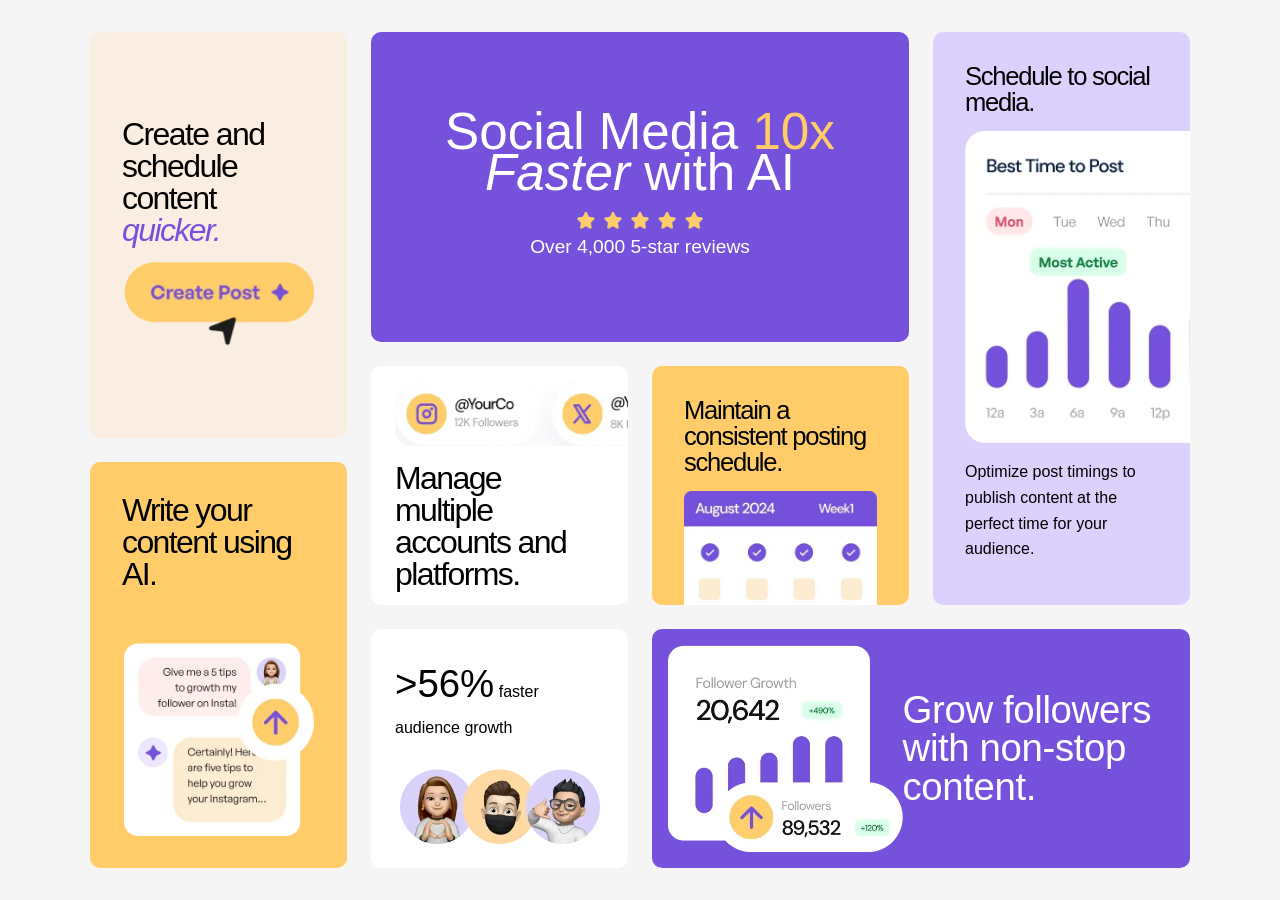
<file: bento-grid-main/index.html>
<!DOCTYPE html>
<html lang="en">
<head>
  <meta charset="UTF-8">
  <meta name="viewport" content="width=device-width, initial-scale=1.0"> <!-- displays site properly based on user's device -->

  <link rel="icon" type="image/png" sizes="32x32" href="./assets/images/favicon-32x32.png">
  
  <title>Frontend Mentor | Bento grid</title>
	<link rel="stylesheet" href="style.css"/>
</head>
<body>
	<section class="grid-container">
	  <div class="col-1" style="grid-area: left">
		<div class="card card-7">
		  <p>Create and schedule content <span>quicker.</span></p>
		  <img src="assets/images/illustration-create-post.webp" alt="create-post">
		</div>
		<div class="card card-8">
		  <p>Write your content using AI.</p>
		  <img src="assets/images/illustration-ai-content.webp" alt="ai-content">
		</div>
	  </div>

	  <div class="card card-1">
		<p>Social Media <span>10x</span> <span>Faster</span> with AI</p>
		<img src="assets/images/illustration-five-stars.webp" alt="five-stars">
		<p>Over 4,000 5-star reviews</p>
	  </div>
	  <div class="card card-2">
		<img src="assets/images/illustration-multiple-platforms.webp" alt="multiple-platforms">
		<p>Manage multiple accounts and platforms.</p>
	  </div>
	  <div class="card card-3">
		<p>Maintain a consistent posting schedule.</p>
		<img src="assets/images/illustration-consistent-schedule.webp" alt="consistent-schedule">
	  </div>
	  <div class="card card-4">
		<p>Schedule to social media.</p>
		<img src="assets/images/illustration-schedule-posts.webp" alt="schedule-posts">
		<p>Optimize post timings to publish content at the perfect time for your audience.</p>
	  </div>
	  <div class="card card-5">
		<img src="assets/images/illustration-grow-followers.webp" alt="grow-followers">
		<p>Grow followers with non-stop content.</p>
	  </div>
	  <div class="card card-6">
		<p><span>&gt;56%</span> faster audience growth</p>
		<img src="assets/images/illustration-audience-growth.webp" alt="audience-growth">
	  </div>
	</section>
</body>
</html>
</file>
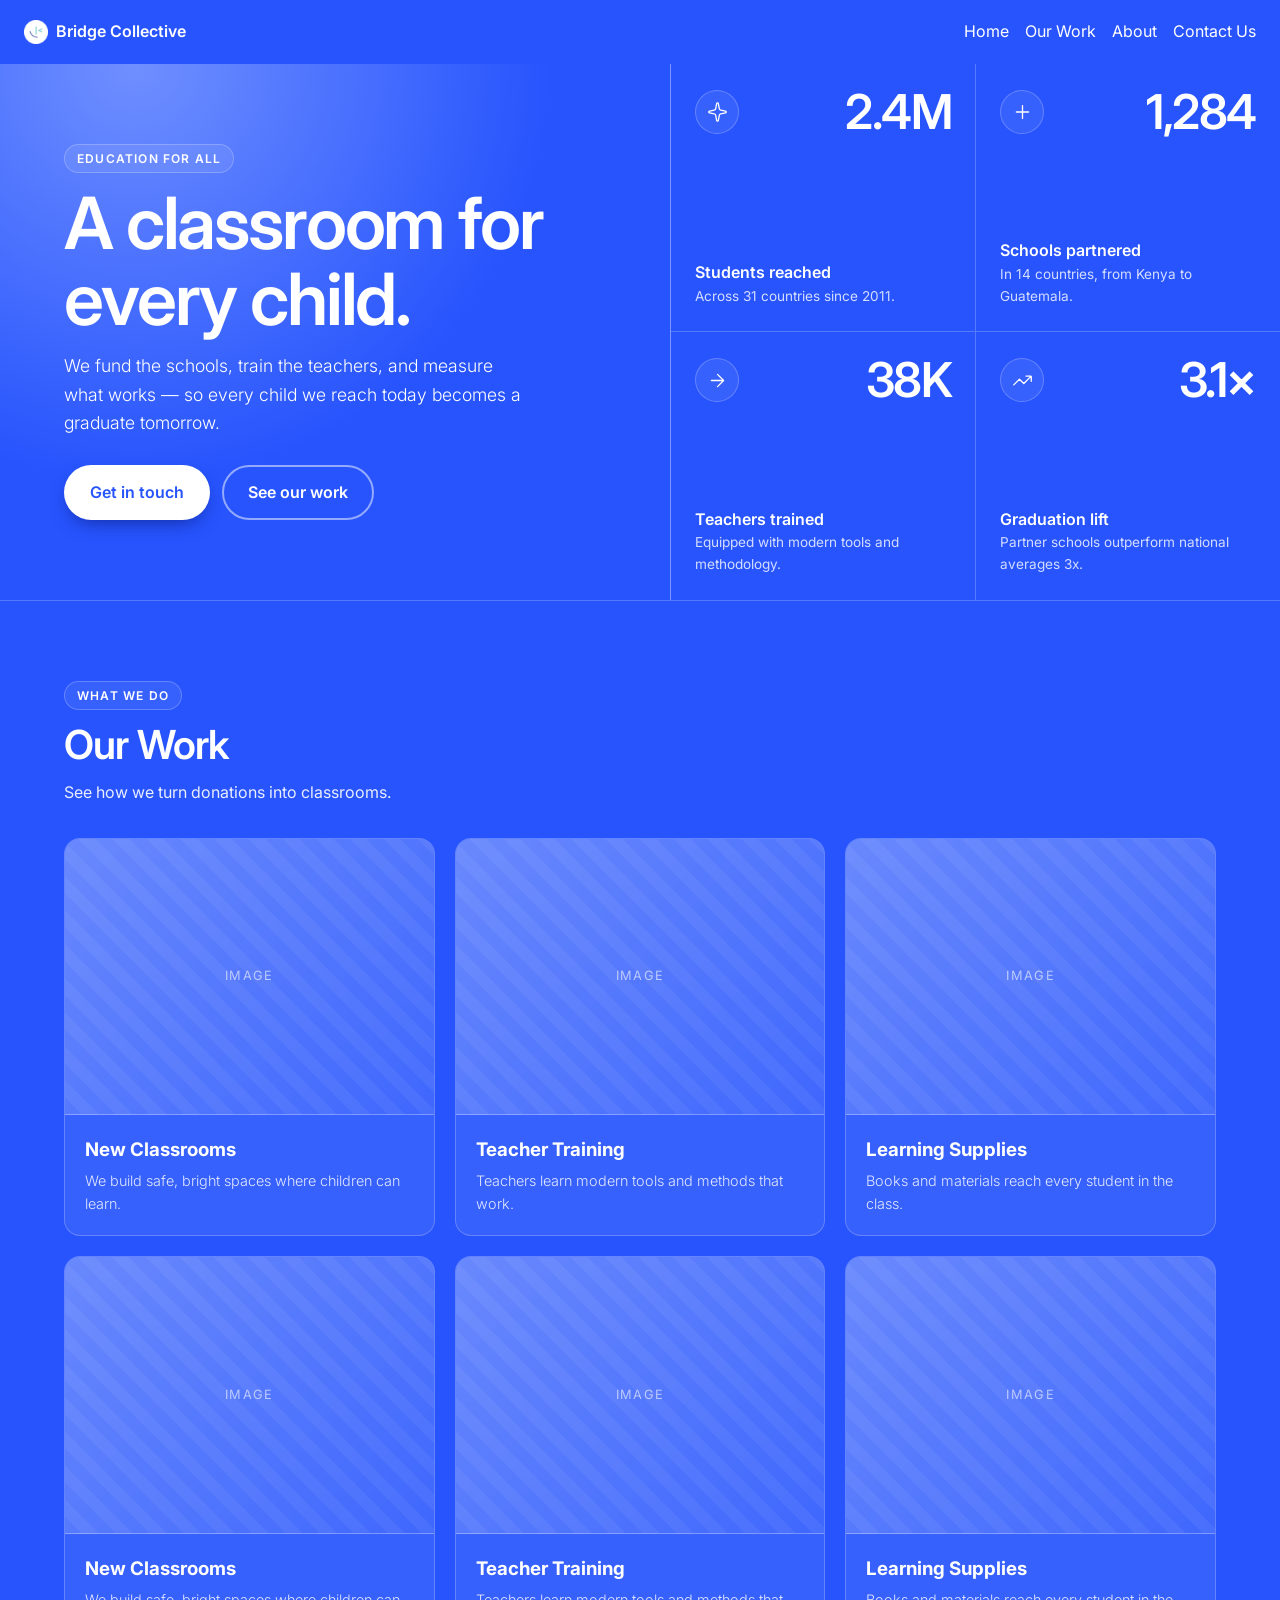
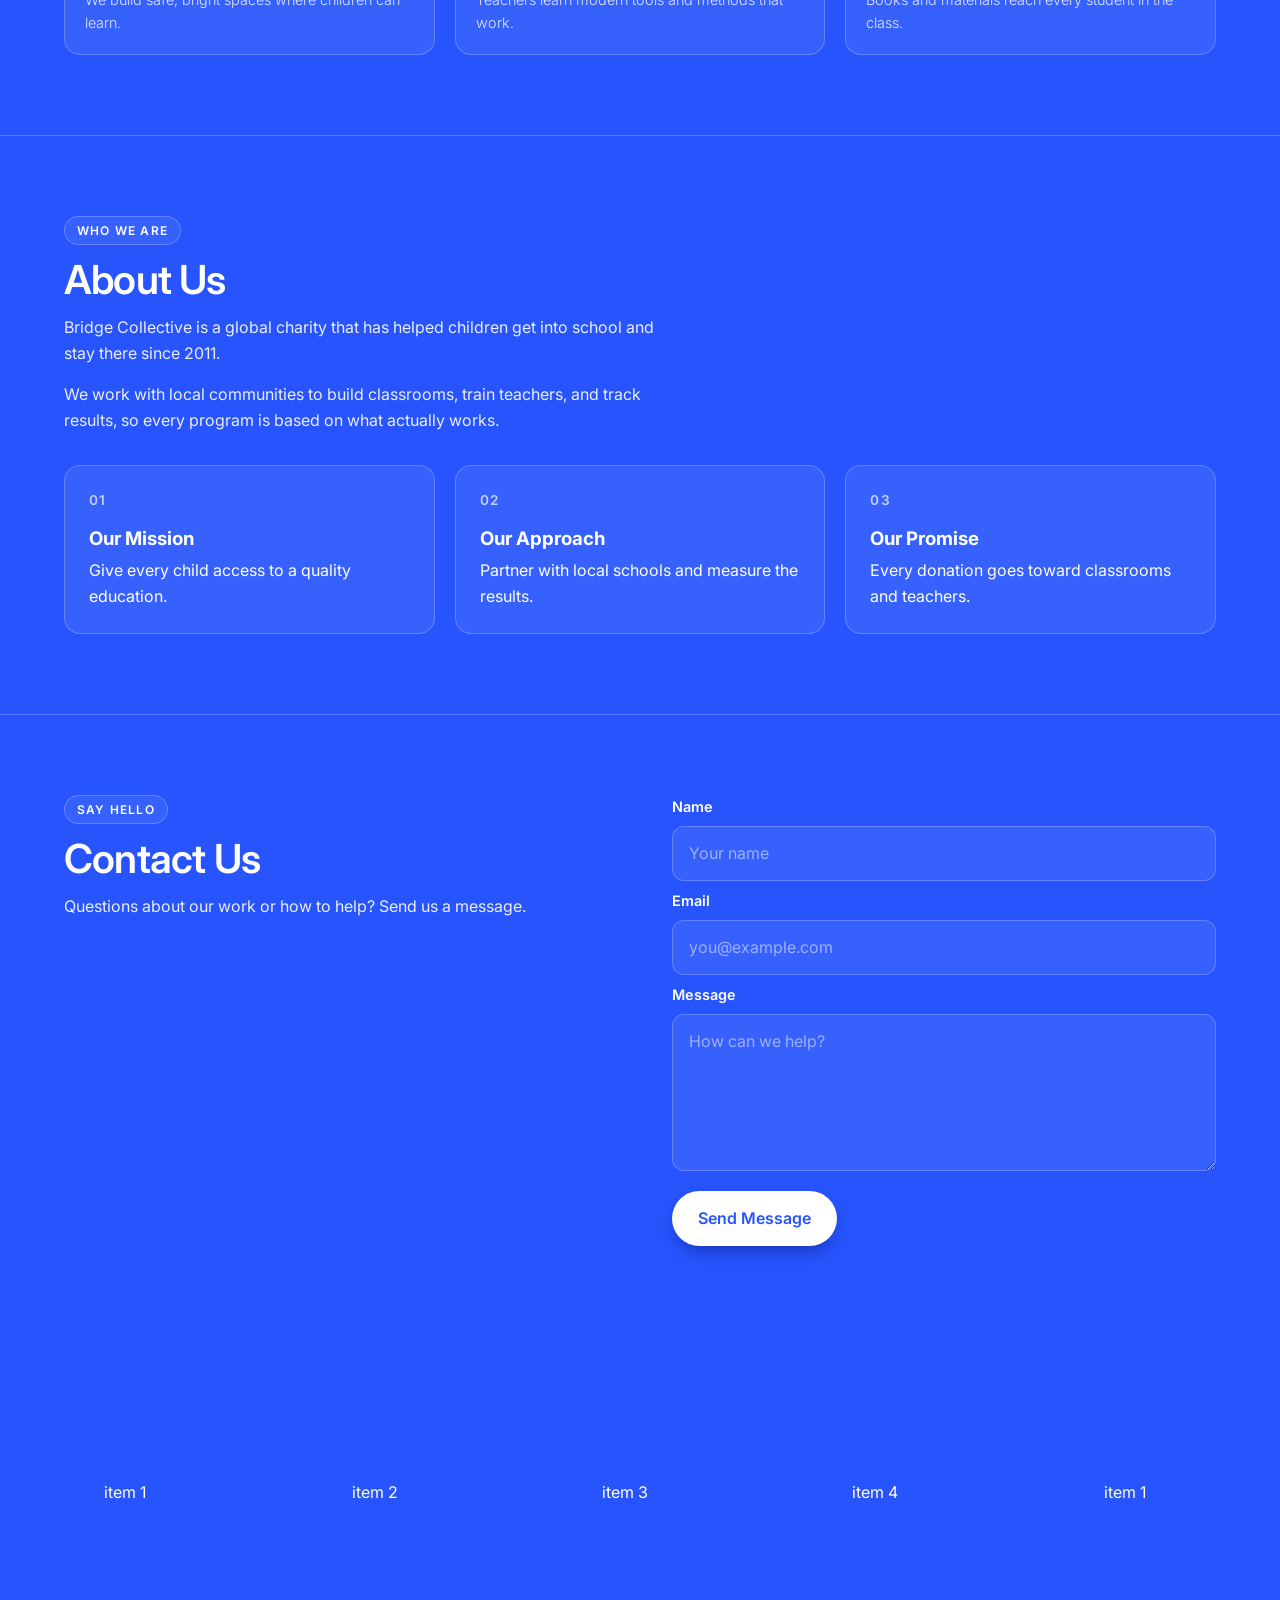
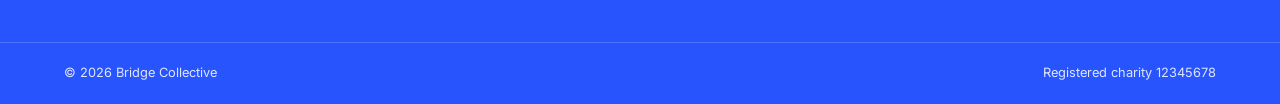
<file: grid-landing-page-main/index.html>
<!DOCTYPE html>
<html lang="en">
<head>
  <meta charset="UTF-8">
  <meta name="viewport" content="width=device-width, initial-scale=1.0"> <!-- makes the page fit the device width -->
  <link rel="icon" type="image/png" sizes="32x32" href="./assets/images/favicon-32x32.png">
  <title>Bridge Collective | A classroom for every child</title>
  <link rel="stylesheet" href="style.css">
</head>
<body>

  <!-- ============ HEADER + MENU ============ -->
  <header>
    <nav>
      <img src="assets/images/favicon-32x32.png" alt=""> <!-- alt="" = decorative, screen readers skip it -->
      <p>Bridge Collective</p>
    </nav>

    <div class="menu-wrapper">
      <!-- commandfor + command opens the dialog with no JavaScript -->
      <button id="menu" commandfor="mobile-menu" command="show-modal" aria-label="Menu">
        <span class="menu-icon">&#9776;</span>
        <span class="close-icon">&times;</span>
      </button>

      <dialog id="mobile-menu" closedby="any"> <!-- closedby="any" = click outside or press Esc to close -->
        <ul>
          <!-- every href matches a section id below, so every link works -->
          <li><a href="#top">Home</a></li>
          <li><a href="#work">Our Work</a></li>
          <li><a href="#about">About</a></li>
          <li><a href="#contact">Contact Us</a></li>
        </ul>
      </dialog>
	  
	  <div class="desktop">
		<ul>
          <!-- every href matches a section id below, so every link works -->
          <li><a href="#top">Home</a></li>
          <li><a href="#work">Our Work</a></li>
          <li><a href="#about">About</a></li>
          <li><a href="#contact">Contact Us</a></li>
        </ul>
	  </div>
    </div>
  </header>

  <main id="top">

    <!-- wrapper so only hero + stats share the two-column grid on desktop -->
    <div class="top-grid">

      <!-- ============ HEADER / TITLE SECTION (HERO) ============ -->
      <section class="hero">
        <span class="eyebrow">Education for all</span> <!-- small pill label above the heading -->
        <h1>A classroom for every child.</h1>
        <p>We fund the schools, train the teachers, and measure what works — so every child we reach today becomes a graduate tomorrow.</p>
        <!-- two call-to-action links styled as buttons; both point to real sections -->
        <div class="hero-actions">
          <a href="#contact" class="btn btn-primary">Get in touch</a>
          <a href="#work" class="btn btn-ghost">See our work</a>
        </div>
      </section>

      <!-- ============ MAIN CONTENT: STATS ============ -->
      <section class="stats-container" id="impact">
        <div class="stats-card">
          <div class="stats-top">
            <img src="assets/images/icon-sparkle.svg" alt="">
            <p class="stat-number">2.4M</p> <!-- class, not id: ids must be unique -->
          </div>
          <div class="stats-detail">
            <p>Students reached</p>
            <p>Across 31 countries since 2011.</p>
          </div>
        </div>

        <div class="stats-card">
          <div class="stats-top">
            <img src="assets/images/icon-plus.svg" alt="">
            <p class="stat-number">1,284</p>
          </div>
          <div class="stats-detail">
            <p>Schools partnered</p>
            <p>In 14 countries, from Kenya to Guatemala.</p>
			
          </div>
        </div>

        <div class="stats-card">
          <div class="stats-top">
            <img src="assets/images/icon-arrow-right.svg" alt="">
            <p class="stat-number">38K</p>
          </div>
          <div class="stats-detail">
            <p>Teachers trained</p>
            <p>Equipped with modern tools and methodology.</p>
          </div>
        </div>

        <div class="stats-card">
          <div class="stats-top">
            <img src="assets/images/icon-trending-up.svg" alt="">
            <p class="stat-number">3.1×</p>
          </div>
          <div class="stats-detail">
            <p>Graduation lift</p>
            <p>Partner schools outperform national averages 3x.</p>
          </div>
        </div>
      </section>
    </div>

    <!-- ============ MAIN CONTENT: IMAGE CARDS ============ -->
    <section class="work" id="work">
      <span class="eyebrow">What we do</span>
      <h2>Our Work</h2>
      <p>See how we turn donations into classrooms.</p>

      <div class="card-grid">
        <article class="card"> <!-- article = a self-contained piece of content -->
          <!-- placeholder box; swap for <img class="card-image" src="..." alt="..."> later -->
          <div class="card-image" role="img" aria-label="Photo placeholder"></div>
          <div class="card-body">
            <h3>New Classrooms</h3>
            <p>We build safe, bright spaces where children can learn.</p>
          </div>
        </article>

        <article class="card">
          <div class="card-image" role="img" aria-label="Photo placeholder"></div>
          <div class="card-body">
            <h3>Teacher Training</h3>
            <p>Teachers learn modern tools and methods that work.</p>
          </div>
        </article>

        <article class="card">
          <div class="card-image" role="img" aria-label="Photo placeholder"></div>
          <div class="card-body">
            <h3>Learning Supplies</h3>
            <p>Books and materials reach every student in the class.</p>
          </div>
        </article>
		
		<article class="card"> <!-- article = a self-contained piece of content -->
          <!-- placeholder box; swap for <img class="card-image" src="..." alt="..."> later -->
          <div class="card-image" role="img" aria-label="Photo placeholder"></div>
          <div class="card-body">
            <h3>New Classrooms</h3>
            <p>We build safe, bright spaces where children can learn.</p>
          </div>
        </article>

        <article class="card">
          <div class="card-image" role="img" aria-label="Photo placeholder"></div>
          <div class="card-body">
            <h3>Teacher Training</h3>
            <p>Teachers learn modern tools and methods that work.</p>
          </div>
        </article>

        <article class="card">
          <div class="card-image" role="img" aria-label="Photo placeholder"></div>
          <div class="card-body">
            <h3>Learning Supplies</h3>
            <p>Books and materials reach every student in the class.</p>
          </div>
        </article>
      </div>
    </section>

    <!-- ============ ABOUT / INTRODUCTION ============ -->
    <section class="about" id="about">
      <span class="eyebrow">Who we are</span>
      <h2>About Us</h2>
      <p>Bridge Collective is a global charity that has helped children get into school and stay there since 2011.</p>
      <p>We work with local communities to build classrooms, train teachers, and track results, so every program is based on what actually works.</p>

      <!-- the 01 / 02 / 03 numbers are added by CSS counters, not typed here -->
      <div class="about-points">
        <div>
          <h3>Our Mission</h3>
          <p>Give every child access to a quality education.</p>
        </div>
        <div>
          <h3>Our Approach</h3>
          <p>Partner with local schools and measure the results.</p>
        </div>
        <div>
          <h3>Our Promise</h3>
          <p>Every donation goes toward classrooms and teachers.</p>
        </div>
      </div>
    </section>
	

    <!-- ============ CONTACT US ============ -->
    <section class="contact" id="contact">
      <!-- wrapper = left column on desktop -->
      <div class="contact-intro">
        <span class="eyebrow">Say hello</span>
        <h2>Contact Us</h2>
        <p>Questions about our work or how to help? Send us a message.</p>
      </div>

      <form action="#" method="post"> <!-- action="#" is a placeholder; there is no backend -->
        <!-- label "for" matches the input "id", so clicking the label focuses the field -->
        <label for="name">Name</label>
        <input type="text" id="name" name="name" placeholder="Your name" required> <!-- required = free browser validation -->

        <label for="email">Email</label>
        <input type="email" id="email" name="email" placeholder="you@example.com" required>

        <label for="message">Message</label>
        <textarea id="message" name="message" rows="5" placeholder="How can we help?" required></textarea>

        <!-- reuses the same .btn styles as the hero button -->
        <button type="submit" class="btn btn-primary">Send Message</button>
      </form>
    </section>
	
	<section class="carousel-container">
		<div class="carousel-track">
			<p>item 1</p>
			<p>item 2</p>
			<p>item 3</p>
			<p>item 4</p>
			<!--  -->
			<p>item 1</p>
			<p>item 2</p>
			<p>item 3</p>
			<p>item 4</p>
		</div>
	</section>

  </main>

  <!-- ============ FOOTER ============ -->
  <footer>
    <p>© 2026 Bridge Collective</p>
    <p>Registered charity 12345678</p>
  </footer>
</body>
</html>
</file>
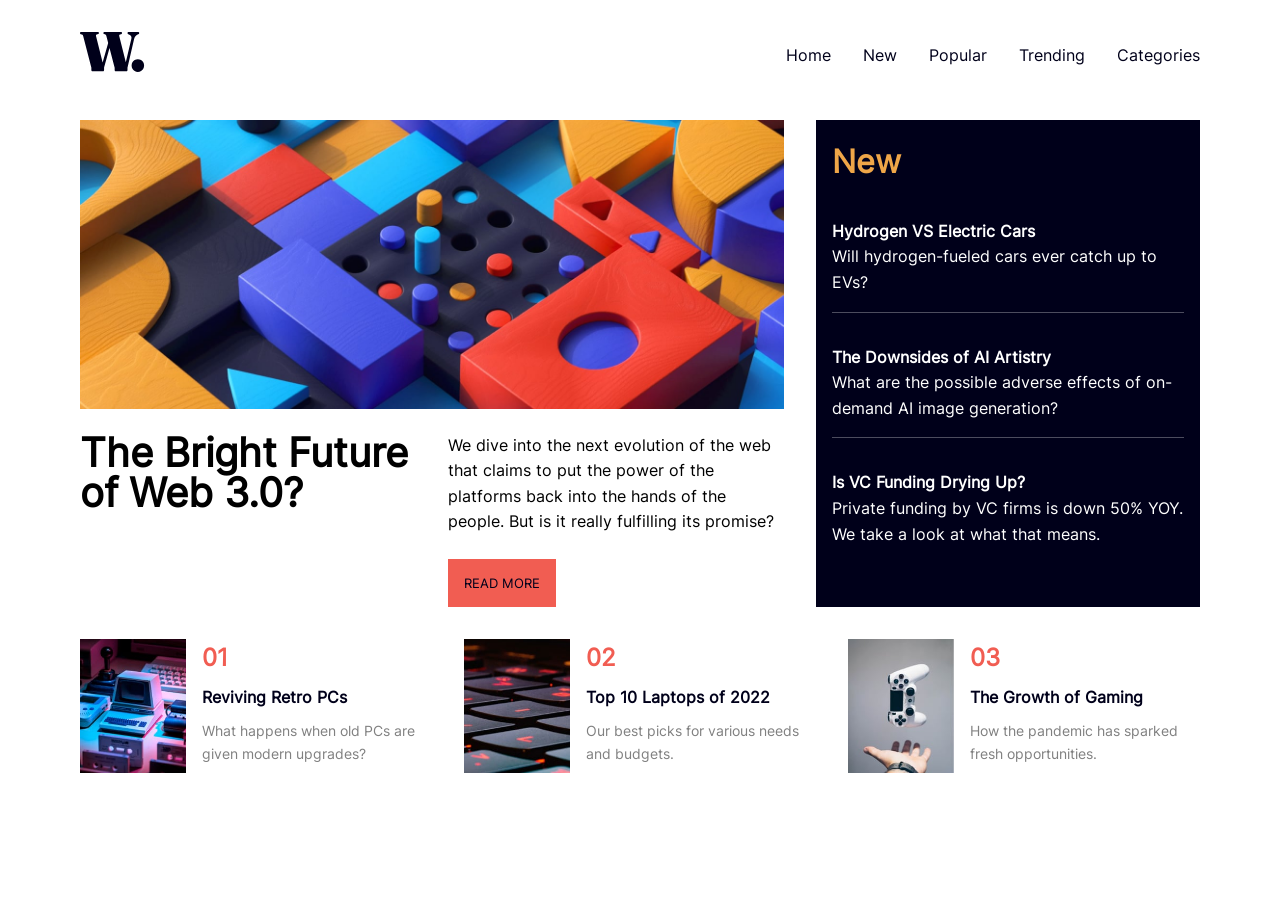
<file: news-homepage-main/index.html>
<!DOCTYPE html>
<html lang="en">
<head>
  <meta charset="UTF-8">
  <meta name="viewport" content="width=device-width, initial-scale=1.0"> <!-- displays site properly based on user's device -->

  <link rel="icon" type="image/png" sizes="32x32" href="./assets/images/favicon-32x32.png">
  
  <title>Frontend Mentor | News homepage</title>

	<link rel="stylesheet" href="style.css"/>
</head>
<body>
 <header>
	<nav>
		<div class="logo">
			<img src="assets/images/logo.svg" alt="LOGO"/>
		</div>
		<button id="menu" commandFor="mobile-menu" command="show-modal">☰</button>
		<dialog id="mobile-menu" closedby="any">
			<ul>
				<li><a href="">Home</a></li>
				 <li><a href="">New</a></li>
				 <li><a href="">Popular</a></li>
				 <li><a href="">Trending</a></li>
				 <li><a href="">Categories</a></li>
			</ul>
		</dialog>
	</nav>
 </header>
	<main>
		<div class="container-blog">
			<article>
				<img id="blog-image" src="assets/images/image-web-3-desktop.jpg" alt="Blog-photo"/>
				
				<div class="blog-wrapper">
					<h1>The Bright Future of Web 3.0?</h1>

					<div class="blog-preview">
						<p>	We dive into the next evolution of the web that claims to put the power of the platforms back into the hands of the people. 
							But is it really fulfilling its promise?</p>

						<button id="btn">READ MORE</button>
					</div>
				</div>
			</article>

			<section class="container-new">
				<h2>New</h2>
				<div>
				
					<div>
						<p>Hydrogen VS Electric Cars</p>
						<p>Will hydrogen-fueled cars ever catch up to EVs?</p>
					</div>
					<div class="line-break"></div>
				</div>

				<div>
					<div>
						<p>The Downsides of AI Artistry</p>
						<p>What are the possible adverse effects of on-demand AI image generation?</p>
					</div>
					<div class="line-break"></div>
				</div>
				
				<div>
					<div>
						<p>Is VC Funding Drying Up?</p>
						<p>Private funding by VC firms is down 50% YOY. We take a look at what that means.</p>
					</div>
				</div>
			</section>
		</div>
		
		<section class="card-container">
			<article>
				<div>
					<img src="assets/images/image-retro-pcs.jpg"/>
				</div>
				<div class="card-text">
					<h3>01</h3>
				<p>Reviving Retro PCs</p>
				<p>What happens when old PCs are given modern upgrades?</p>
				</div>
			</article>
			
			<article>
				<div>
					<img src="assets\images\image-top-laptops.jpg"/>
				</div>
				<div class="card-text">
				<h3>02</h3>
				<p>Top 10 Laptops of 2022</p>
				<p>Our best picks for various needs and budgets.</p>
				</div>
			</article>
			
			<article>
				<div>
					<img src="assets/images/image-gaming-growth.jpg"/>
				</div>
				<div class="card-text">
					<h3>03</h3>
				<p>The Growth of Gaming</p>
				<p>How the pandemic has sparked fresh opportunities.</p>
				</div>
			</article>
		</section>
	</main>
</body>
</html>
</file>
<file: bento-grid-main/style.css>
@font-face{
	font-family: "DMSans",
	src: url('assets/fonts/DMSans-VariableFont_opsz,wght.ttf') format('truetype');
	font-weight: 100 1000;
	font-style: normal;
}

:root {
	--neutral: #faeee2;
	--neutral-v: #7651dc;
	--neutral-white: #ffffff;
	--neutral-yellow: #ffcc69;
	--neutral-v-off: #dcd1fc;
	--neutral-black: #0b0b0b;
	--neutral-grey: #f5f5f5;
}

*{
	margin: 0;
	padding: 0;
	box-sizing: border-box;
}

body{
	display: flex;
	flex-direction: column;
	justify-content: center;
	align-items: center;
	padding: 2rem;
	font-family: "DMSans", sans-serif;
	line-height: 1.6;
	width: 100%;
	height: 100dvh;
	background: var(--neutral-grey);
}

.grid-container{
	display: grid;
	grid-template-columns: repeat(4, 1fr);
	grid-template-rows: minmax(0, 1.3fr) minmax(0, 1fr) minmax(0, 1fr);
	grid-template-areas: 
	"left c1 c1 c4"
	"left c2 c3 c4"
	"left c6 c5 c5";
	gap: 1.5rem;
	max-width: 1100px;
	width: 100%;
	height: 100%;
}

.grid-container img{
	width: 100%;
	height: 100%;
	object-fit: contain;
}


.card-1 { 
	background: var(--neutral-v); color: white; 
	display: flex;
	flex-direction: column;
	justify-content:center;
	align-items:center;
	padding: 2rem;
}
.card-1 img{
	max-width: 100%;
	width: 130px;
	height: auto;
	margin-top: 1em;
}
.card-1 > p:first-child{
	font-size: clamp(1em, 4vw, 5.5em);
	text-align: center;
	line-height: 0.8;
}

.card-1 > p:nth-of-type(2){
	text-align: center;
	font-size: clamp(1em, 1.5vw, 1.5em);
	font-weight: 100;
}

.card-1 > p > span:nth-child(1){
	color: var(--neutral-yellow);
}

.card-1 > p > span:nth-child(2){
	font-style: italic;
}

.card{
	border-radius: 10px;
		overflow: hidden;
}

.card-2 {
	background: var(--neutral-white);
	display: flex;
	flex-direction: column;
	align-items: start;
	justify-content: center;
	padding: 1.5rem;
	gap: 1em;
}

.card-2 > img{
	width: 300px;
	height: auto;
	border-radius: 1rem;
}

.card-2 > p{
	font-size: clamp(1em, 2.5vw, 2em);
	line-height: 1.0;
	letter-spacing: -0.05em;
}

.card-3 {
	background: var(--neutral-yellow); 
	display: flex;
	flex-direction: column;
	padding: 2rem;
	gap: 1em;
	justify-content: space-between;
	align-items: center;
	overflow: hidden;
}

.card-3 > p {
	font-size: clamp(1em, 2vw, 2em);
	line-height: 1.0;
	letter-spacing: -0.05em;
}

.card-3 > img{
	width: 100%;
	height: auto;
}


.card-4 {
	background: var(--neutral-v-off); height: 100%; 
	display: flex;
	flex-direction: column;
	overflow: hidden;
	padding: 2rem;
	gap: 1em;
}
.card-4 > p:first-child{
	font-size: clamp(1em, 2vw, 2em);
	line-height: 1.0;
	letter-spacing: -0.05em;
	font-weight: 500;
}

.card-4 > p:nth-of-type(2){
	font-size: clamp(1em, 1.2vw, 1.5em);
	font-weight: 500;
}

.card-4 img{
	width: 350px;
	height: auto;
}

.card-5 {
	background: var(--neutral-v); 
	color: white; 
	display: flex;
	justify-content: space-evenly;
	align-items: center;
	padding: 1rem;
}

.card-5 > img{
	max-width: 100%;
	min-height: 0;
	flex: 1 1 0;
	object-fit: contain;
	display: block;
}

.card-5 > p{
	font-size: clamp(1em, 3vw, 3em);
	line-height: 1.0;
	letter-spacing: -0.01em;
}

.card-6 {
	background: var(--neutral-white); 
	display: flex;
	flex-direction: column;
	justify-content: space-between;
	align-items: center;
	padding: 1.5rem;
	gap: 1em;
}

.card-6 > p > span{
	font-size: clamp(1em, 3vw, 3em);
}

.card-6 img{
	min-width: 100px;
	max-width: 200px;
	height: auto;
}

.card-7 { 
	background: var(--neutral); 
	display: flex;
	flex-direction: column;
	align-items: center;
	justify-content: center;
	width: 100%;
	height: 100%;
	padding: 2rem;
	gap: 1em;
	}
.card-7 img{
	max-width: 100%;
	width: 190px;
	height: auto;

}
.card-7 > p{
	font-size: clamp(1em,2.5vw,2em);
	line-height: 1.0;
	letter-spacing: -0.05em;
}
.card-7 > p > span{
	color: var(--neutral-v);
	font-style: italic;
}
	
.card-8 { 
	background: var(--neutral-yellow); 
	display: flex;
	flex-direction: column;
	align-items: center;
	justify-content: space-between;
	width: 100%;
	height: 100%;
	padding: 2rem;
	gap: 1em;
}

.card-8 img{
	width: clamp(100px, 100%, 190px);
	height: auto;
}

.card-8 > p{
	font-size: clamp(1em, 2.5vw, 2em);
	line-height: 1.0;
	letter-spacing: -0.05em;
}


.card-1 { grid-area: c1; }
.card-2 { grid-area: c2; }
.card-3 { grid-area: c3; }
.card-4 { grid-area: c4; }
.card-5 { grid-area: c5; }
.card-6 { grid-area: c6; }

.col-1{
	display: flex;
	flex-direction: column;
	gap: 1.5rem;
}
.col-1 .card{
	flex: 1;
}

@media(max-width: 768px){
	body{
		height: auto;
		min-height: 100dvh;
		overflow: auto;
	}
	
	.grid-container{
		height: auto;
		grid-template-columns: 1fr;
		grid-template-rows: auto;
		grid-template-areas:
		"c1"
		"left"
		"c2"
		"c3"
		"c4"
		"c5"
		"c6";
		gap: 1rem;
	}
	.col-1{
		gap: 1rem;
	}
	.col-1 .card {
		flex: none;
		height: auto;
	}
	.card-4 {
		height: auto;
	}
	.card img{
		flex: none;
		height: auto;
		max-width: 100%;
	}
	.card-5{
		flex-direction: column;
		gap: 1rem;
		text-align: center;
	}
}
</file>
<file: grid-landing-page-main/style.css>
/* ============ VARIABLES ============ */
:root {
  --blue: #2754fd;                         /* your original color, still the base */
  --blue-deep: #1a3ccc;                    /* darker shade for hover states */
  --blue-dark: #0e2490;                    /* darkest shade for shadows */
  --blue-light: #6f8fff;                   /* lighter shade for glows */
  --line: rgba(255, 255, 255, 0.22);       /* soft border instead of solid white */
  --glass: rgba(255, 255, 255, 0.08);      /* faint white tint for cards */
  --header-height: 4rem;
  --radius: 1rem;
  /* side padding: 1.5rem on phones, and content stops stretching past 72rem on huge screens */
  --gutter: max(1.5rem, calc((100% - 72rem) / 2));
}

/* ============ FONT ============ */
@font-face {
  font-family: "Inter";
  src: url("assets/fonts/inter/inter-variable.ttf") format("truetype");
  font-weight: 100 900;
  font-display: swap;
}

/* ============ RESET + BASE ============ */
* { margin: 0; padding: 0; box-sizing: border-box; }

html { scroll-behavior: smooth; }

section[id] { scroll-margin-top: var(--header-height); }

body {
  min-height: 100dvh;
  display: grid;
  grid-template-rows: auto 1fr auto;
  grid-auto-columns: minmax(0, 1fr);
  background: var(--blue);
  color: white;
  font-family: "Inter", sans-serif;
  line-height: 1.6;
}

li { list-style: none; }
a  { color: inherit; text-decoration: none; }

h2 {
  font-size: clamp(1.75rem, 4vw, 2.5rem);  /* scales with screen, capped at both ends */
  font-weight: 600;
  letter-spacing: -0.02em;                 /* tighter letters look sharper on big text */
  line-height: 1.15;
  margin-bottom: 0.75rem;
}

/* small uppercase label above headings */
.eyebrow {
  display: inline-block;
  margin-bottom: 0.75rem;
  padding: 0.25rem 0.75rem;
  border: 1px solid var(--line);
  border-radius: 999px;                    /* pill shape */
  background: var(--glass);
  font-size: 0.75rem;
  font-weight: 600;
  letter-spacing: 0.1em;
  text-transform: uppercase;
}

/* ============ BUTTONS (shared by hero + form) ============ */
.btn {
  display: inline-block;
  padding: 0.8rem 1.5rem;
  border: 2px solid transparent;
  border-radius: 999px;
  font: inherit;                           /* buttons don't inherit the page font by default */
  font-weight: 600;
  cursor: pointer;
  transition: transform 0.2s ease, background-color 0.2s ease, box-shadow 0.2s ease;
}

.btn:hover { transform: translateY(-2px); }  /* small lift on hover */

.btn-primary {
  background: white;
  color: var(--blue);                      /* blue text on white, matches the theme */
  box-shadow: 0 8px 20px -8px var(--blue-dark);
}

.btn-ghost {
  border-color: rgba(255, 255, 255, 0.5);
}

.btn-ghost:hover { background: var(--glass); }

/* ============ HEADER ============ */
header {
	display: flex;
	justify-content: space-between;
	position: sticky;
	top: 0;
	z-index: 1;
	height: 4rem;
	align-items: center;
	padding-inline: max(1.5rem);
}

.desktop{
	display: none;
}

nav { display: flex; align-items: center; gap: 0.5rem; font-weight: 600; }

nav img { width: 1.5rem; height: 1.5rem; }

#menu {
  cursor: pointer;
  width: 2.5rem;
  height: 2.5rem;
  border: 1px solid var(--line);
  border-radius: 0.75rem;
  background: var(--glass);
  color: inherit;
  font-size: 1.25rem;
  transition: background-color 0.2s ease;
}

#menu:hover { background: rgba(255, 255, 255, 0.18); }

/* ============ MENU (DIALOG) ============ */
.close-icon { display: none; }
.menu-wrapper:has(dialog[open]) .menu-icon  { display: none; }
.menu-wrapper:has(dialog[open]) .close-icon { display: inline; }

dialog {
  position: fixed;
  inset: var(--header-height) 0 auto 0;
  width: 100%;
  height: calc(100dvh - var(--header-height));
  max-width: none;
  max-height: none;
  margin: 0;
  border: none;
  color: inherit;
  background: var(--blue);
}

dialog::backdrop { background: transparent; }

dialog ul {
  display: flex;
  flex-direction: column;
  align-items: center;
  justify-content: center;
  gap: 1.5rem;
  height: 100%;
  padding: 1rem;
}

dialog a {
  font-size: clamp(1.5rem, 3vw, 2rem);
  opacity: 0.8;
  transition: opacity 0.2s ease;
}

dialog a:hover { opacity: 1; }             /* links brighten on hover */

/* ============ HERO + STATS ============ */
.top-grid { display: grid; }

.hero {
  display: flex;
  flex-direction: column;
  align-items: center;
  justify-content: center;
  padding: 4rem 1.5rem;
  text-align: center;
  /* soft light-blue glow in the corner adds depth without a new color */
  background: radial-gradient(circle at 20% 0%, var(--blue-light) 0%, transparent 55%);
}

.hero h1 {
  font-size: clamp(2.5rem, 8vw, 4.5rem);
  font-weight: 600;
  letter-spacing: -0.03em;
  line-height: 1.05;                       /* tight line height for big headings */
  margin-bottom: 1rem;
}

.hero p {
  max-width: 42ch;
  font-size: 1.1rem;
  font-weight: 300;
  opacity: 0.9;
}


.hero-actions {
  display: flex;
  flex-wrap: wrap;
  justify-content: center;
  gap: 0.75rem;
  margin-top: 1.75rem;
}

/* hero content fades up one piece at a time on page load */
.hero > * {animation: rise 0.8s ease both;}
.hero > :nth-child(2){animation-delay: 0.1s;}
.hero > :nth-child(3){animation-delay: 0.2s;}
.hero > :nth-child(4) {animation-delay: 0.3s;}

@keyframes rise{
	from{opacity: 0; transform: translateY(16px);}
	to{opacity: 1; transform: none;}
}

@keyframes appear{
	from{opacity: 0; transform: translateX(-100px);}
	to{opacity: 1; transform: translateX(0px);}
}

.card{
	animation: appear linear;
	animation-timeline: view();
	animation-range: entry 0% cover 40%;
	}

.stats-container {
  display: grid;
  gap: 1px;                                /* gaps show the container color as divider lines */
  background: var(--line);
  border-top: 1px solid var(--line);
}

.stats-card {
  display: flex;
  flex-direction: column;
  justify-content: space-between;
  min-height: 14rem;
  padding: 1.5rem;
  background: var(--blue);                 /* opaque, so only the 1px gaps show the line color */
  transition: background-color 0.3s ease;
}

.stats-card:hover { background: var(--blue-deep); }

.stats-top {
  display: flex;
  justify-content: space-between;
  align-items: center;
}

/* icon sits in a soft circle */
.stats-top img {
  width: 2.75rem;
  height: 2.75rem;
  padding: 0.65rem;
  border-radius: 50%;
  background: var(--glass);
  border: 1px solid var(--line);
}

.stat-number {
  font-size: clamp(2rem, 4vw, 3rem);
  font-weight: 600;
  letter-spacing: -0.03em;
  line-height: 1;
}

.stats-detail > p:first-child  { font-weight: 600; }
.stats-detail > p:nth-child(2) { font-size: 0.85rem; opacity: 0.8; }

/* ============ SHARED SECTION SPACING ============ */
.work, .about, .contact {
  padding: 4rem var(--gutter);
  border-top: 1px solid var(--line);
}

/* ============ OUR WORK (IMAGE CARDS) ============ */
.work > p { max-width: 50ch; margin-bottom: 2rem; opacity: 0.9; }

.card-grid { display: grid; gap: 1.25rem; }

.card {
  overflow: hidden;                        /* clips the image to the rounded corners */
  border: 1px solid var(--line);
  border-radius: var(--radius);
  background: var(--glass);
  transition: transform 0.3s ease, box-shadow 0.3s ease, border-color 0.3s ease;
}

.card:hover {
  transform: translateY(-6px);
  border-color: rgba(255, 255, 255, 0.5);
  box-shadow: 0 20px 30px -15px var(--blue-dark);   /* depth shadow in a darker blue */
}

.card-image {
  display: grid;
  place-items: center;                     /* centers the "Image" label */
  aspect-ratio: 4 / 3;
  background:
    linear-gradient(135deg, rgba(255, 255, 255, 0.25), rgba(255, 255, 255, 0.04)),
    repeating-linear-gradient(45deg, transparent 0 12px, rgba(255, 255, 255, 0.05) 12px 24px); /* faint diagonal stripes */
  border-bottom: 1px solid var(--line);
}

.card-image::after {
  content: "Image";
  font-size: 0.8rem;
  letter-spacing: 0.1em;
  text-transform: uppercase;
  opacity: 0.6;
}

.card-body { padding: 1.25rem; }
.card-body h3 { margin-bottom: 0.25rem; }
.card-body p  { font-size: 0.9rem; font-weight: 300; opacity: 0.85; }

/* ============ ABOUT ============ */
.about > p { max-width: 60ch; margin-bottom: 1rem; opacity: 0.9; }

.about-points {
  display: grid;
  gap: 1.25rem;
  margin-top: 2rem;
  counter-reset: point;                    /* starts a counter for the 01 / 02 / 03 numbers */
}

.about-points > div {
  counter-increment: point;
  padding: 1.5rem;
  border: 1px solid var(--line);
  border-radius: var(--radius);
  background: var(--glass);
}

.about-points > div::before {
  content: counter(point, decimal-leading-zero);  /* prints 01, 02, 03 automatically */
  display: block;
  margin-bottom: 0.75rem;
  font-size: 0.85rem;
  font-weight: 600;
  letter-spacing: 0.1em;
  opacity: 0.7;
}

.about-points h3 { margin-bottom: 0.25rem; }

/* ============ CONTACT ============ */
.contact { display: grid; gap: 2rem; }     /* stacked on mobile */

.contact-intro > p { opacity: 0.9; }

form { display: grid; gap: 0.5rem; }

label { font-weight: 600; font-size: 0.9rem; }

input, textarea {
  padding: 0.85rem 1rem;
  border: 1px solid var(--line);
  border-radius: 0.75rem;
  background: var(--glass);
  color: inherit;
  font: inherit;
  transition: border-color 0.2s ease, background-color 0.2s ease;
}

input::placeholder,
textarea::placeholder { color: rgba(255, 255, 255, 0.5); }

input:focus, textarea:focus {
  outline: none;                           /* replaced by the visible border + glow below */
  border-color: white;
  background: rgba(255, 255, 255, 0.14);
  box-shadow: 0 0 0 4px rgba(255, 255, 255, 0.15);  /* soft focus ring for keyboard users */
}

form .btn { justify-self: start; margin-top: 0.75rem; }

/* ============ FOOTER ============ */
footer {
  display: flex;
  flex-wrap: wrap;
  justify-content: space-between;
  align-items: center;
  gap: 0.5rem;
  padding: 1.25rem var(--gutter);
  border-top: 1px solid var(--line);
  font-size: 0.8rem;
  opacity: 0.85;
}

.carousel-container{
	width: 100%;
	overflow: hidden;
	margin-top: 1rem;
}

.carousel-track > p{
	flex: 0 0 auto;
	width: 250px;
	height: 300px;
	display: flex;
	align-items: center;
	justify-content: center;
	border-radius: 1rem;
	padding: 1rem;
}

@keyframes scale-up{
	from{opacity: 0; scale: 0.5;}
	to{opacity: 1; scale: 1;}
}

@keyframes pulse{
	0%, 100%{
		border-color: rgba(242, 183, 5, 0.4);
		border-shadow: 0 0 0 0 rgba(242, 183, 5, 0.5);
	}
	50%{
		border-color: rgba(242, 183, 5, 1);
		border-shadow: 0 0 0 10px rgba(242, 183, 5, 0);
	}
}

.btn{
	animation: pulse 2s ease-in-out infinite;
}

.about-points > div{
	animation: scale-up linear both;
	animation-timeline: view();
	animation-range: entry 0% cover 40%;
}


.carousel-track{
	display: flex;
	width: max-content;
	animation: scroll 10s linear infinite;
}

@keyframes scroll{
	0%{transform: translateX(0);}
	100%{transform: translateX(-50%);}
}

.carousel-container:hover .carousel-track{
	animation-play-state: paused;
	cursor: pointer;
}


/* ============ DESKTOP (769px+): ONLY ADDITIONS ============ */
@media (min-width: 769px) {
  dialog {
    inset: var(--header-height) 1rem auto auto;  /* floating panel, 1rem from the right edge */
    width: 250px;
    height: auto;                                /* only as tall as its links now */
    border: 1px solid var(--line);
    border-radius: var(--radius);
    box-shadow: 0 20px 40px -10px var(--blue-dark);
  }

  dialog ul {
    align-items: flex-start;
    justify-content: flex-start;
    gap: 1rem;
    padding: 1.5rem;
  }

  dialog a { font-size: 1rem; }

  .top-grid { grid-template-columns: 1.1fr 1fr; }

  .hero {
    align-items: flex-start;
    text-align: left;
    padding: 5rem 4rem;
  }

  .hero-actions { justify-content: flex-start; }

  .stats-container {
    grid-template-columns: repeat(2, 1fr);
    grid-template-rows: repeat(2, 1fr);
    border-top: none;
    border-left: 1px solid var(--line);
  }
  
  #menu{
	  display: none;
  }
  
  .desktop{display: inline;}
  
  .desktop > ul{
	  display: flex;
	  align-items: center;
	  gap: 1rem;
	  
  }
  
  .desktop > ul > li:hover{
	  transition: all 0.3s ease;
  }
  
  .desktop > ul > li:hover{
	  color: rgba(0,0,0,0.8);
  }
  
  .stats-card { min-height: 0; }

  .work, .about, .contact { padding-block: 5rem; }

  .card-grid,
  .about-points { grid-template-columns: repeat(3, 1fr); }

  .contact {
    grid-template-columns: 1fr 1fr;        /* intro left, form right */
    gap: 4rem;
    align-items: start;
  }
}

/* respect users who turn off animations in their OS settings */
@media (prefers-reduced-motion: reduce) {
  * { animation: none !important; transition: none !important; scroll-behavior: auto !important; }
}
</file>
<file: news-homepage-main/style.css>
@font-face{
	font-family: 'Inter';
	src: url('assets/fonts/static/Inter-Regular.ttf') format('truetype');
	font-weight: 400;
	font-style: normal;
}

:root{
	--primary: #f15d52;
	--secondary: #00001a;
	--contrast: #efa648;
	}
*{padding:0;margin:0;box-sizing:border-box;}
ul{list-style:none;}
a{text-decoration:none;}
body{
	font-family:'Inter', 'sans-serif'; line-height: 1.6; 
}
nav{
	display: flex;
	justify-content: space-between;
	padding: 2rem 5rem;
	align-items: center;
}
nav ul{
	display: flex;
	gap: 1rem;
}

nav a{
	color: var(--secondary);
	margin-left: 1rem;
	transition: all 0.3 sec ease-in;
}

nav a:hover{
	color: var(--primary);
}


#blog-image{
	width: 100%;
	height: auto;
}

main{
	padding: 0.5rem 5rem;
}

.container-blog{
	display: flex;
	align-items: stretch;
	gap: 2rem;
}

.container-blog > article{
	flex: 2;
	min-width: 0;
}

.container-new{
	flex: 1;
	height: auto;
	display: flex;
	flex-direction: column;
	gap: 2rem;
	background-color: var(--secondary);
	color: white;
	padding: 1rem;
}

.container-new > h2{
	color: var(--contrast);
	font-size: 2rem;
	font-weight: 700;
}

.container-new > div > div > p:first-child{
	font-weight: 700;
}
.line-break{
	border-top: 1px solid rgba(250, 250, 250, 0.3);
	margin-top: 1rem;
}
.blog-wrapper{
	display: flex;
	justify-content: space-between;
	align-items: flex-start;
	gap: 2rem;
	margin-top: 1rem;
}

.blog-wrapper h1{
	font-size: 2.5rem;
	font-weight: 800;
	line-height: 1;
}

.blog-wrapper h1,
.blog-preview{
	flex: 1;
	min-width: 0;
}
.blog-preview{
	display: flex;
	flex-direction: column;
	align-items: flex-start;
	gap: 1.5rem;
}
#btn{
	font-family: 'Inter';
	padding: 1rem 1rem;
	font-weight: 400;
	background: var(--primary);
	color: var(--secondary);
	border: 0;
	cursor: pointer;
	transition: all 0.2s ease-in;
}

#btn:hover{
	background: var(--secondary);
	color: var(--primary);
}

.card-container{
	display: flex;
	gap:2rem;
	margin-top: 2rem;
}
.card-container img{
	width: 100%;
	height: auto;
}

.card-container > article{
	flex: 1;
	display: flex; 
	gap: 1rem;
	align-items: flex-start;
	min-width: 0;
}

.card-container article > div:first-child{
	flex-shrink: 0;
	width: 30%;
}

.card-text{
	flex: 1;
	min-width: 0;
	display: flex;
	flex-direction: column;
	gap: 0.5rem;
}

.card-text > h3{
	font-size: 1.5rem;
	color: var(--primary)
}
.card-text p:nth-child(2){
	font-size: 1rem;
	font-weight: 700;
	color: var(--secondary)
}

.card-text p:nth-child(3){
	font-size: 0.9rem;
	font-weight: 500;
	color: gray;
}

#menu{
	display: none;
}

dialog{
	display: block;
	position: static;
	margin: 0;
	padding: 0;
	border: 0;
	right: 1;
	background: none;
	width: auto;
	max-width: none;
	color: inherit;
	overflow: visible;
}

nav > ul {
	display: flex;
	flex-direction: row;
	gap: 1rem;
}


@media (max-width: 768px){
	nav{
		padding: 1rem;
	}
	
	main{
		padding: 0.5rem 1rem;
	}
	
	.container-blog{
		flex-direction: column;
	}
	
	.blog-wrapper{
		flex-direction: column;
		gap: 1px;
	}
	
	.blog-wrapper h1{
		font-size: 2rem;
	}
	
	.card-container{
		flex-direction: column;
	}
	
	.card-container article > div:first-child{
		width: 100px;
	}

	nav > ul{
		display: none;
		flex-direction: column;
		position: absolute;
		top: 60px;
		left: 0;
		width: 100%;
		background: #fff;
	}
	
	nav > ul.open{
		display: flex;
	}
	
	#menu{
		display: block;
	}
	
	nav > ul > li{
		padding: 0.5rem;
		text-align: center;
	}
	
	dialog{
		display: none;
		position: fixed;
		top: 60px;
		left: 0;
		width: 100%;
		padding: 1rem;
		background: #fff;
	}
	
	dialog[open]{
	display: flex;
	flex-direction: column;
	justify-content: center;
	align-items: center;
	}

	dialog ul{
		display: flex;
		flex-direction: column;
		gap: 2rem;
		align-items: center;
	}

	dialog::backdrop{
		background: rgba(0, 0, 0, 0);
	}
	
	
}
</file>
